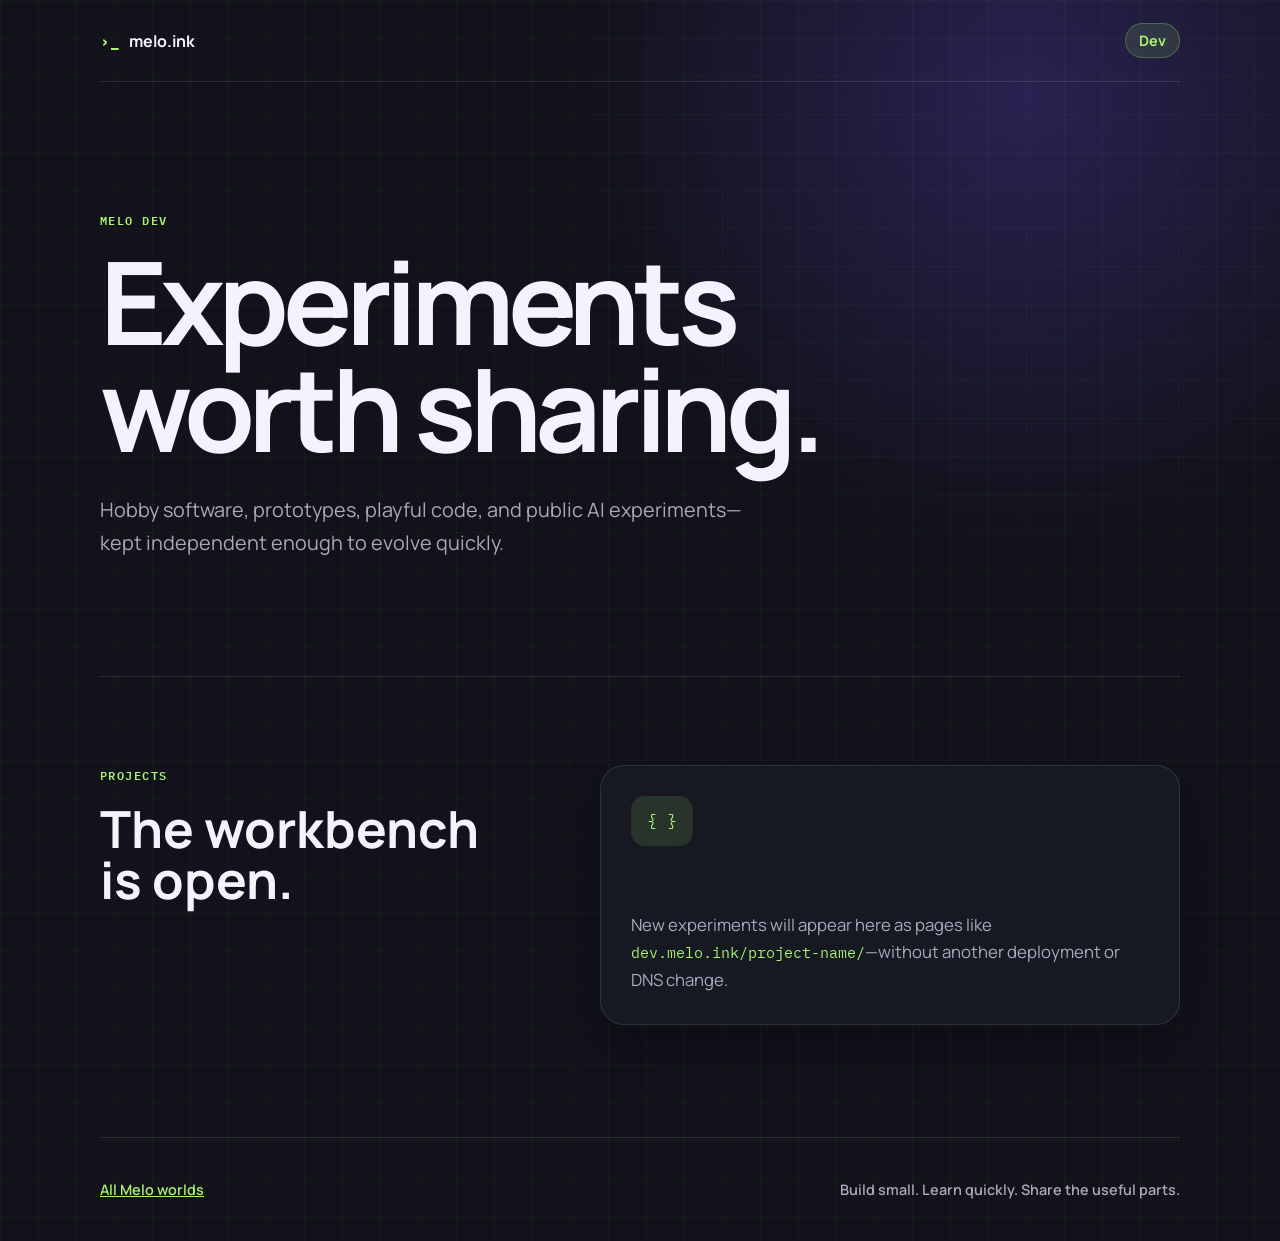
<file: sites/dev/index.html>
<!doctype html>
<html lang="en">
<head>
  <meta charset="utf-8">
  <meta name="viewport" content="width=device-width, initial-scale=1">
  <meta name="description" content="Hobby software, AI experiments, and prototypes from Melo.">
  <meta name="theme-color" content="#11121a">
  <title>Melo Dev — Experiments worth sharing</title>
  <link rel="preconnect" href="https://fonts.googleapis.com">
  <link rel="preconnect" href="https://fonts.gstatic.com" crossorigin>
  <link href="https://fonts.googleapis.com/css2?family=IBM+Plex+Mono:wght@500;600&family=Manrope:wght@400;500;600;700;800&display=swap" rel="stylesheet">
  <link rel="stylesheet" href="styles.css">
</head>
<body>
  <header class="site-header">
    <a class="brand" href="https://melo.ink" aria-label="Melo home"><span class="prompt" aria-hidden="true">›_</span> melo.ink</a>
    <span class="category-label">Dev</span>
  </header>

  <main>
    <section class="hero" aria-labelledby="hero-title">
      <p class="eyebrow">Melo Dev</p>
      <h1 id="hero-title">Experiments worth sharing.</h1>
      <p>Hobby software, prototypes, playful code, and public AI experiments—kept independent enough to evolve quickly.</p>
    </section>

    <section class="shelf" aria-labelledby="shelf-title">
      <div>
        <p class="eyebrow">Projects</p>
        <h2 id="shelf-title">The workbench is open.</h2>
      </div>
      <div class="empty-state">
        <span class="empty-icon" aria-hidden="true">{ }</span>
        <p>New experiments will appear here as pages like <code>dev.melo.ink/project-name/</code>—without another deployment or DNS change.</p>
      </div>
    </section>
  </main>

  <footer>
    <a href="https://melo.ink">All Melo worlds</a>
    <span>Build small. Learn quickly. Share the useful parts.</span>
  </footer>
</body>
</html>
</file>
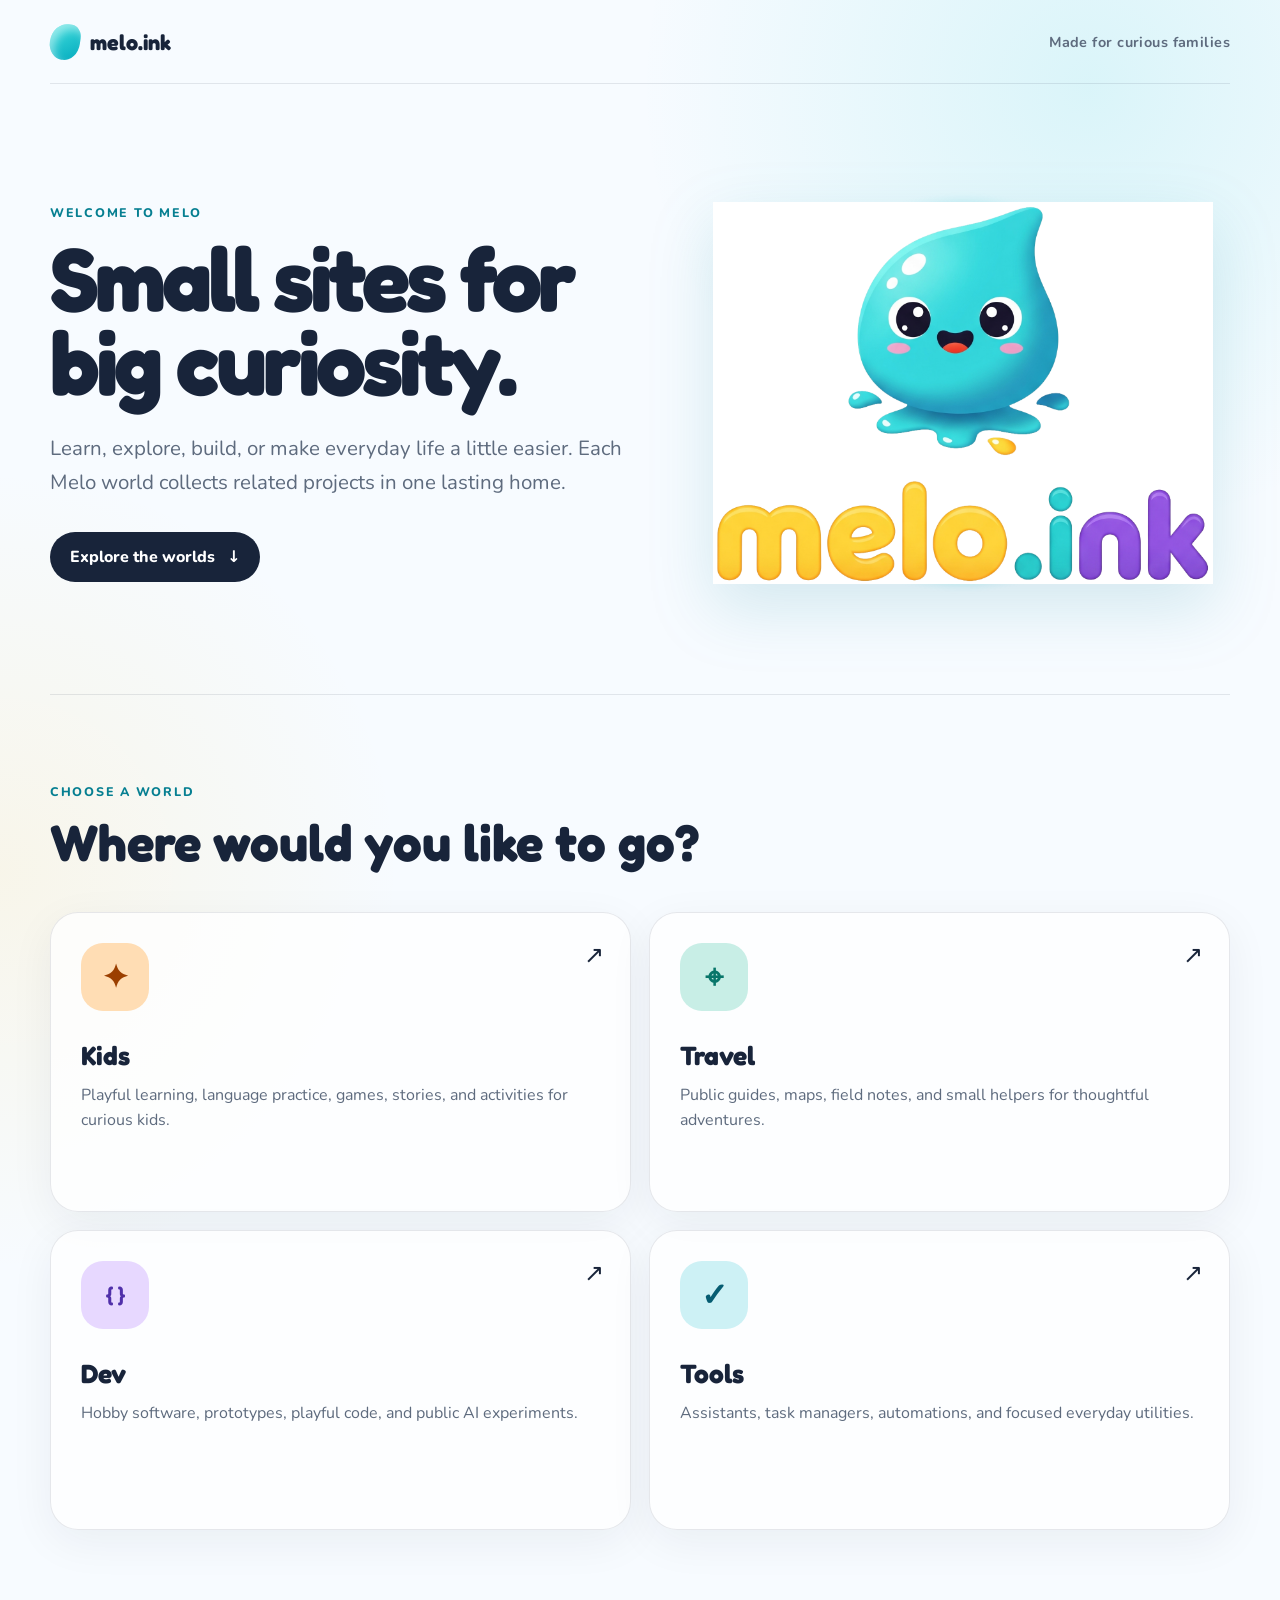
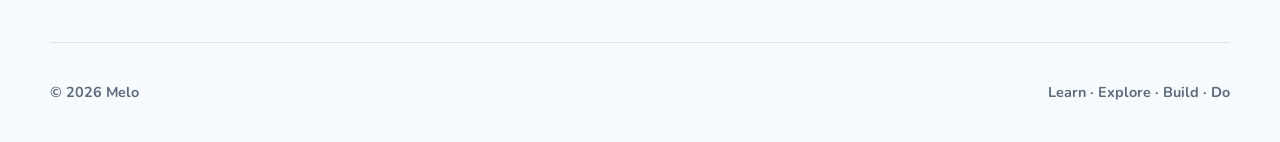
<file: sites/home/index.html>
<!doctype html>
<html lang="en">
<head>
  <meta charset="utf-8">
  <meta name="viewport" content="width=device-width, initial-scale=1">
  <meta name="description" content="Melo is a home for playful learning, travel ideas, useful tools, and small experiments.">
  <meta name="theme-color" content="#f7fbff">
  <title>Melo — Small worlds for curious people</title>
  <link rel="icon" type="image/png" sizes="32x32" href="assets/favicon-32x32.png">
  <link rel="icon" type="image/png" sizes="16x16" href="assets/favicon-16x16.png">
  <link rel="apple-touch-icon" href="assets/apple-touch-icon.png">
  <link rel="manifest" href="site.webmanifest">
  <link rel="preconnect" href="https://fonts.googleapis.com">
  <link rel="preconnect" href="https://fonts.gstatic.com" crossorigin>
  <link href="https://fonts.googleapis.com/css2?family=Fredoka:wght@500;600;700&family=Nunito:wght@400;600;700;800&display=swap" rel="stylesheet">
  <link rel="stylesheet" href="styles.css">
</head>
<body>
  <header class="site-header">
    <a class="brand" href="https://melo.ink" aria-label="Melo home">
      <span class="brand-mark" aria-hidden="true"></span>
      <span>melo.ink</span>
    </a>
    <span class="header-note">Made for curious families</span>
  </header>

  <main>
    <section class="hero" aria-labelledby="hero-title">
      <div class="hero-copy">
        <p class="eyebrow">Welcome to Melo</p>
        <h1 id="hero-title">Small sites for big curiosity.</h1>
        <p class="intro">Learn, explore, build, or make everyday life a little easier. Each Melo world collects related projects in one lasting home.</p>
        <a class="primary-link" href="#explore">Explore the worlds <span aria-hidden="true">↓</span></a>
      </div>
      <div class="hero-art" aria-hidden="true">
        <div class="glow"></div>
        <img src="assets/melo-logo.png" alt="">
      </div>
    </section>

    <section class="collection" id="explore" aria-labelledby="collection-title">
      <div class="section-heading">
        <p class="eyebrow">Choose a world</p>
        <h2 id="collection-title">Where would you like to go?</h2>
      </div>

      <div class="site-grid">
        <a class="site-card kids" href="https://kids.melo.ink">
          <span class="card-icon" aria-hidden="true">✦</span>
          <span class="card-copy">
            <strong>Kids</strong>
            <span>Playful learning, language practice, games, stories, and activities for curious kids.</span>
          </span>
          <span class="card-arrow" aria-hidden="true">↗</span>
        </a>

        <a class="site-card travel" href="https://travel.melo.ink">
          <span class="card-icon" aria-hidden="true">⌖</span>
          <span class="card-copy">
            <strong>Travel</strong>
            <span>Public guides, maps, field notes, and small helpers for thoughtful adventures.</span>
          </span>
          <span class="card-arrow" aria-hidden="true">↗</span>
        </a>

        <a class="site-card dev" href="https://dev.melo.ink">
          <span class="card-icon" aria-hidden="true">{ }</span>
          <span class="card-copy">
            <strong>Dev</strong>
            <span>Hobby software, prototypes, playful code, and public AI experiments.</span>
          </span>
          <span class="card-arrow" aria-hidden="true">↗</span>
        </a>

        <a class="site-card tools" href="https://tools.melo.ink">
          <span class="card-icon" aria-hidden="true">✓</span>
          <span class="card-copy">
            <strong>Tools</strong>
            <span>Assistants, task managers, automations, and focused everyday utilities.</span>
          </span>
          <span class="card-arrow" aria-hidden="true">↗</span>
        </a>
      </div>
    </section>
  </main>

  <footer>
    <span>© 2026 Melo</span>
    <span>Learn · Explore · Build · Do</span>
  </footer>
</body>
</html>
</file>
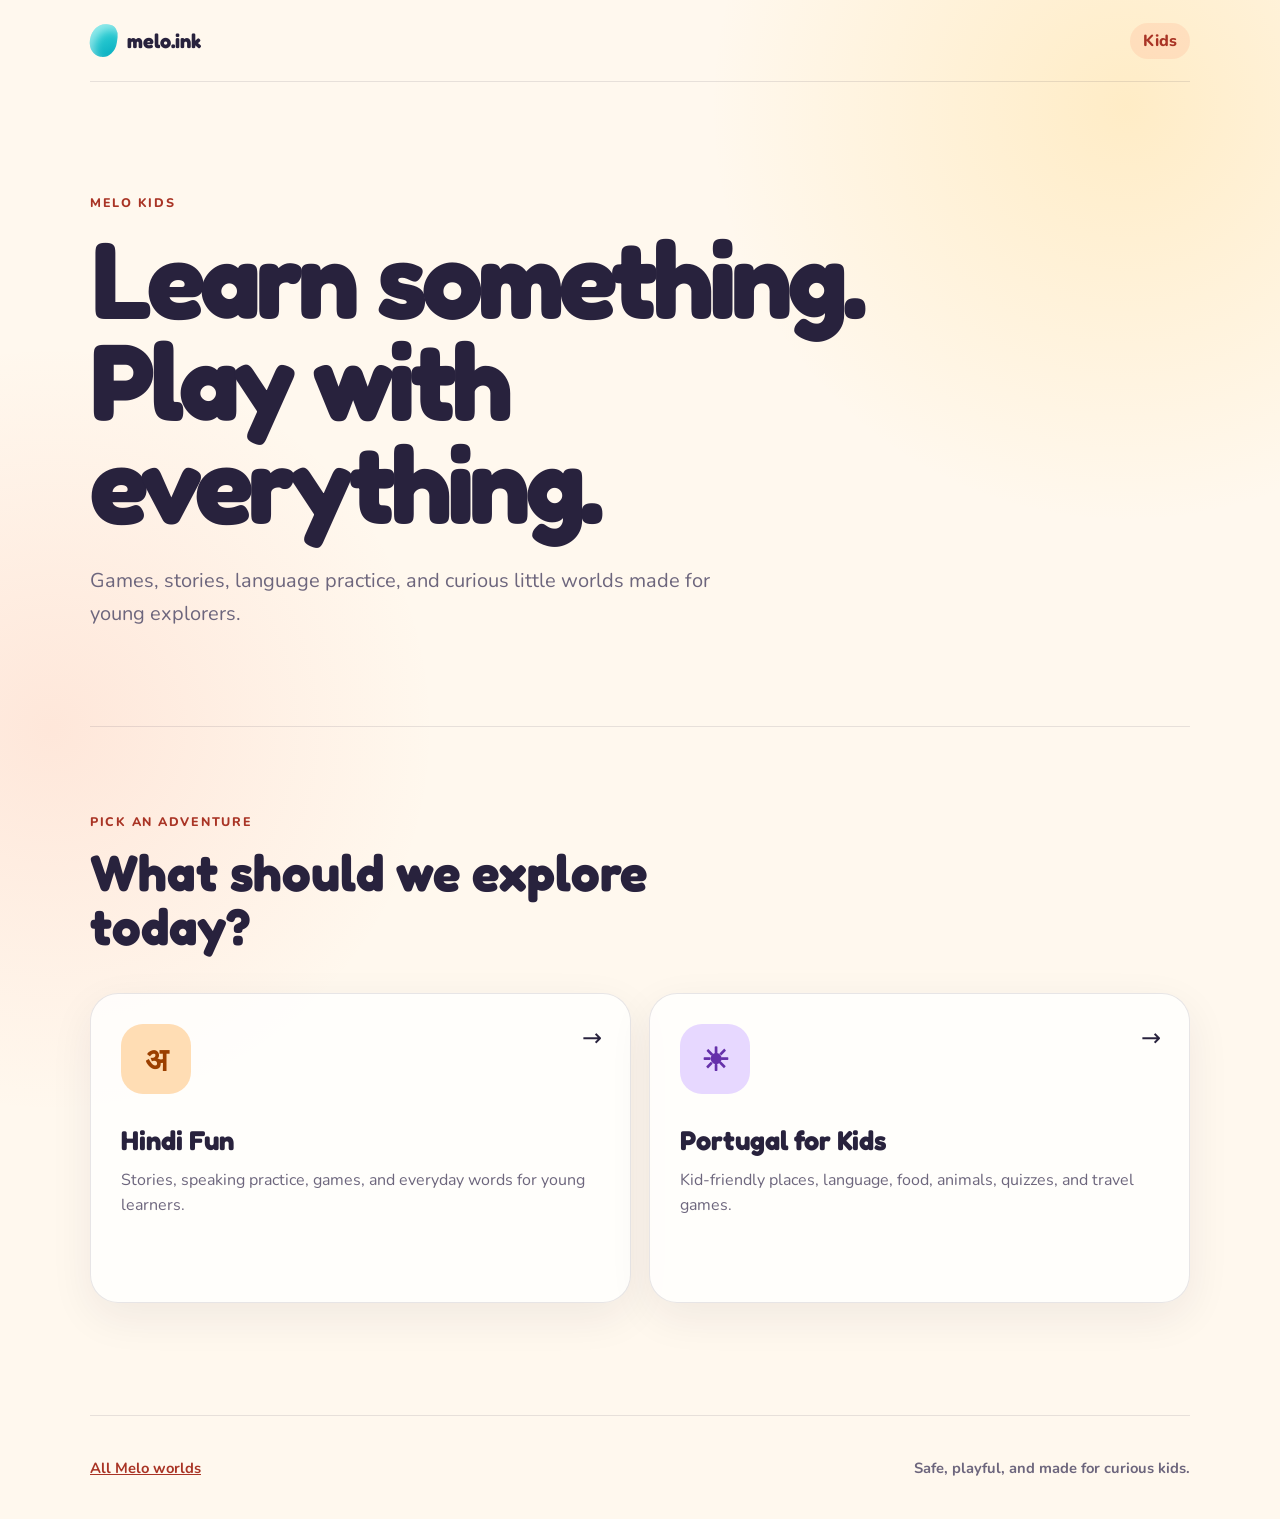
<file: sites/kids/index.html>
<!doctype html>
<html lang="en">
<head>
  <meta charset="utf-8">
  <meta name="viewport" content="width=device-width, initial-scale=1">
  <meta name="description" content="Playful learning, games, and activities for kids from Melo.">
  <meta name="theme-color" content="#fff8ee">
  <title>Melo Kids — Learn, play, and explore</title>
  <link rel="preconnect" href="https://fonts.googleapis.com">
  <link rel="preconnect" href="https://fonts.gstatic.com" crossorigin>
  <link href="https://fonts.googleapis.com/css2?family=Fredoka:wght@500;600;700&family=Nunito:wght@400;600;700;800&display=swap" rel="stylesheet">
  <link rel="stylesheet" href="styles.css">
</head>
<body>
  <header class="site-header">
    <a class="brand" href="https://melo.ink" aria-label="Melo home">
      <span class="brand-mark" aria-hidden="true"></span>
      <span>melo.ink</span>
    </a>
    <span class="category-label">Kids</span>
  </header>

  <main>
    <section class="hero" aria-labelledby="hero-title">
      <p class="eyebrow">Melo Kids</p>
      <h1 id="hero-title">Learn something.<br>Play with everything.</h1>
      <p>Games, stories, language practice, and curious little worlds made for young explorers.</p>
    </section>

    <section class="collection" aria-labelledby="collection-title">
      <div class="section-heading">
        <p class="eyebrow">Pick an adventure</p>
        <h2 id="collection-title">What should we explore today?</h2>
      </div>

      <div class="site-grid">
        <a class="site-card hindi" href="hindi/">
          <span class="card-icon" aria-hidden="true">अ</span>
          <span class="card-copy">
            <strong>Hindi Fun</strong>
            <span>Stories, speaking practice, games, and everyday words for young learners.</span>
          </span>
          <span class="card-arrow" aria-hidden="true">→</span>
        </a>

        <a class="site-card portugal" href="portugal/">
          <span class="card-icon" aria-hidden="true">☀</span>
          <span class="card-copy">
            <strong>Portugal for Kids</strong>
            <span>Kid-friendly places, language, food, animals, quizzes, and travel games.</span>
          </span>
          <span class="card-arrow" aria-hidden="true">→</span>
        </a>
      </div>
    </section>
  </main>

  <footer>
    <a href="https://melo.ink">All Melo worlds</a>
    <span>Safe, playful, and made for curious kids.</span>
  </footer>
</body>
</html>
</file>
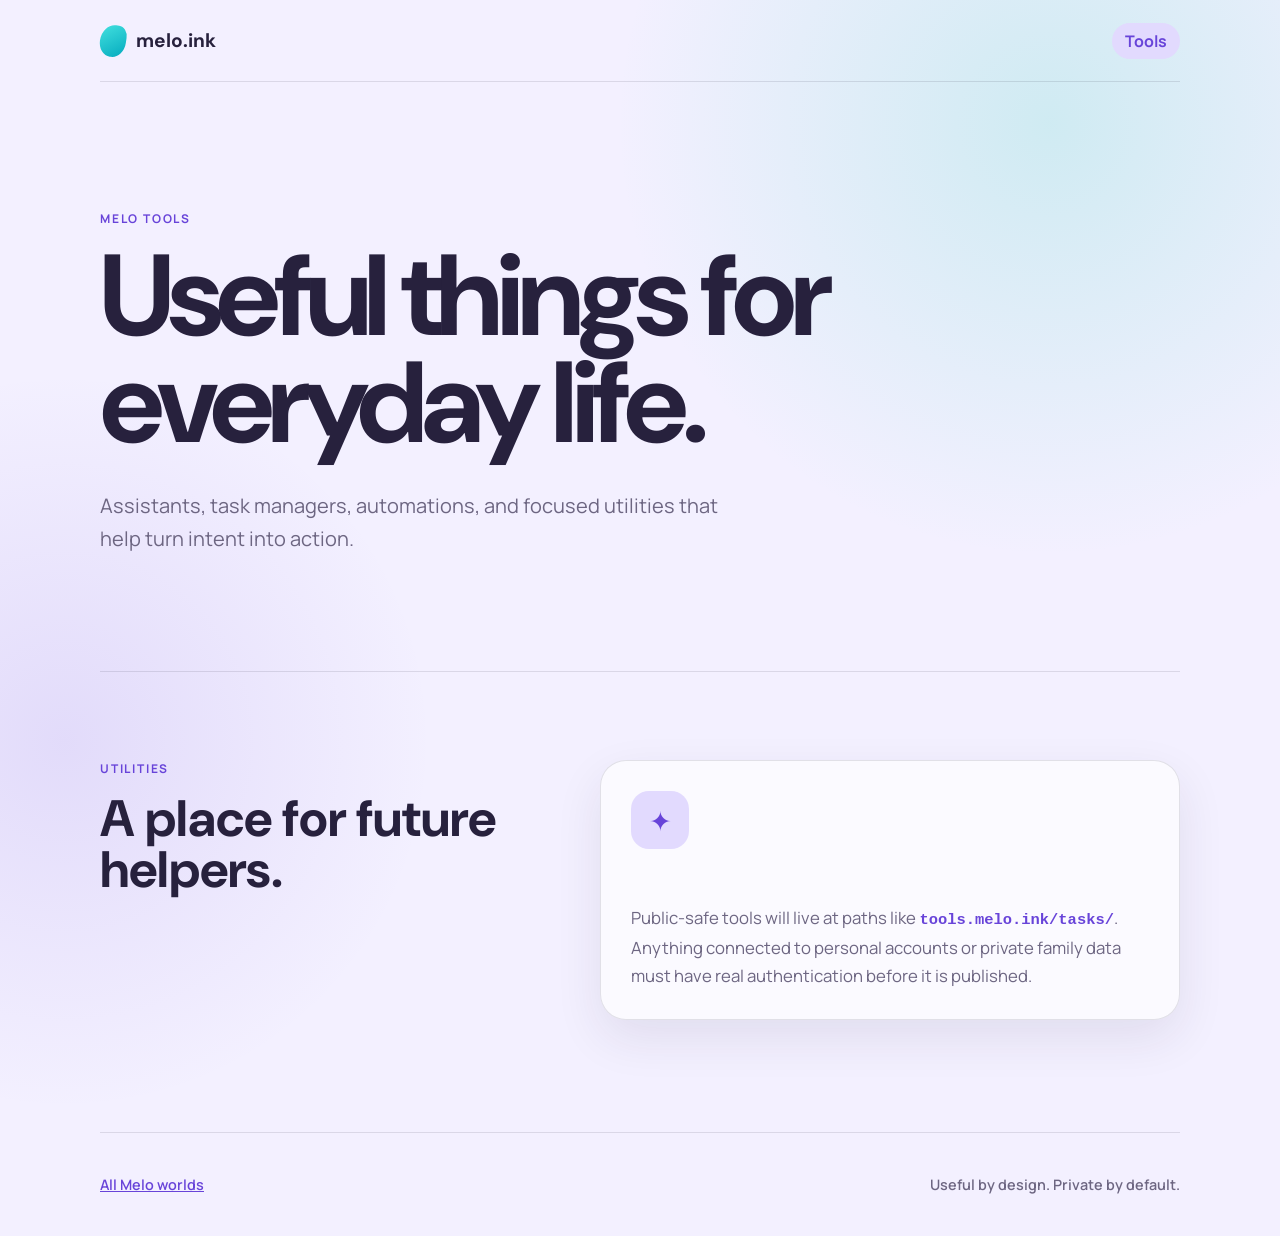
<file: sites/tools/index.html>
<!doctype html>
<html lang="en">
<head>
  <meta charset="utf-8">
  <meta name="viewport" content="width=device-width, initial-scale=1">
  <meta name="description" content="Useful assistants, automations, task tools, and everyday utilities from Melo.">
  <meta name="theme-color" content="#f3f0ff">
  <title>Melo Tools — Useful things for everyday life</title>
  <link rel="preconnect" href="https://fonts.googleapis.com">
  <link rel="preconnect" href="https://fonts.gstatic.com" crossorigin>
  <link href="https://fonts.googleapis.com/css2?family=DM+Sans:wght@500;600;700&family=Manrope:wght@400;500;600;700&display=swap" rel="stylesheet">
  <link rel="stylesheet" href="styles.css">
</head>
<body>
  <header class="site-header">
    <a class="brand" href="https://melo.ink" aria-label="Melo home"><span class="brand-mark" aria-hidden="true"></span>melo.ink</a>
    <span class="category-label">Tools</span>
  </header>

  <main>
    <section class="hero" aria-labelledby="hero-title">
      <p class="eyebrow">Melo Tools</p>
      <h1 id="hero-title">Useful things for everyday life.</h1>
      <p>Assistants, task managers, automations, and focused utilities that help turn intent into action.</p>
    </section>

    <section class="shelf" aria-labelledby="shelf-title">
      <div>
        <p class="eyebrow">Utilities</p>
        <h2 id="shelf-title">A place for future helpers.</h2>
      </div>
      <div class="empty-state">
        <span class="empty-icon" aria-hidden="true">✦</span>
        <p>Public-safe tools will live at paths like <code>tools.melo.ink/tasks/</code>. Anything connected to personal accounts or private family data must have real authentication before it is published.</p>
      </div>
    </section>
  </main>

  <footer>
    <a href="https://melo.ink">All Melo worlds</a>
    <span>Useful by design. Private by default.</span>
  </footer>
</body>
</html>
</file>
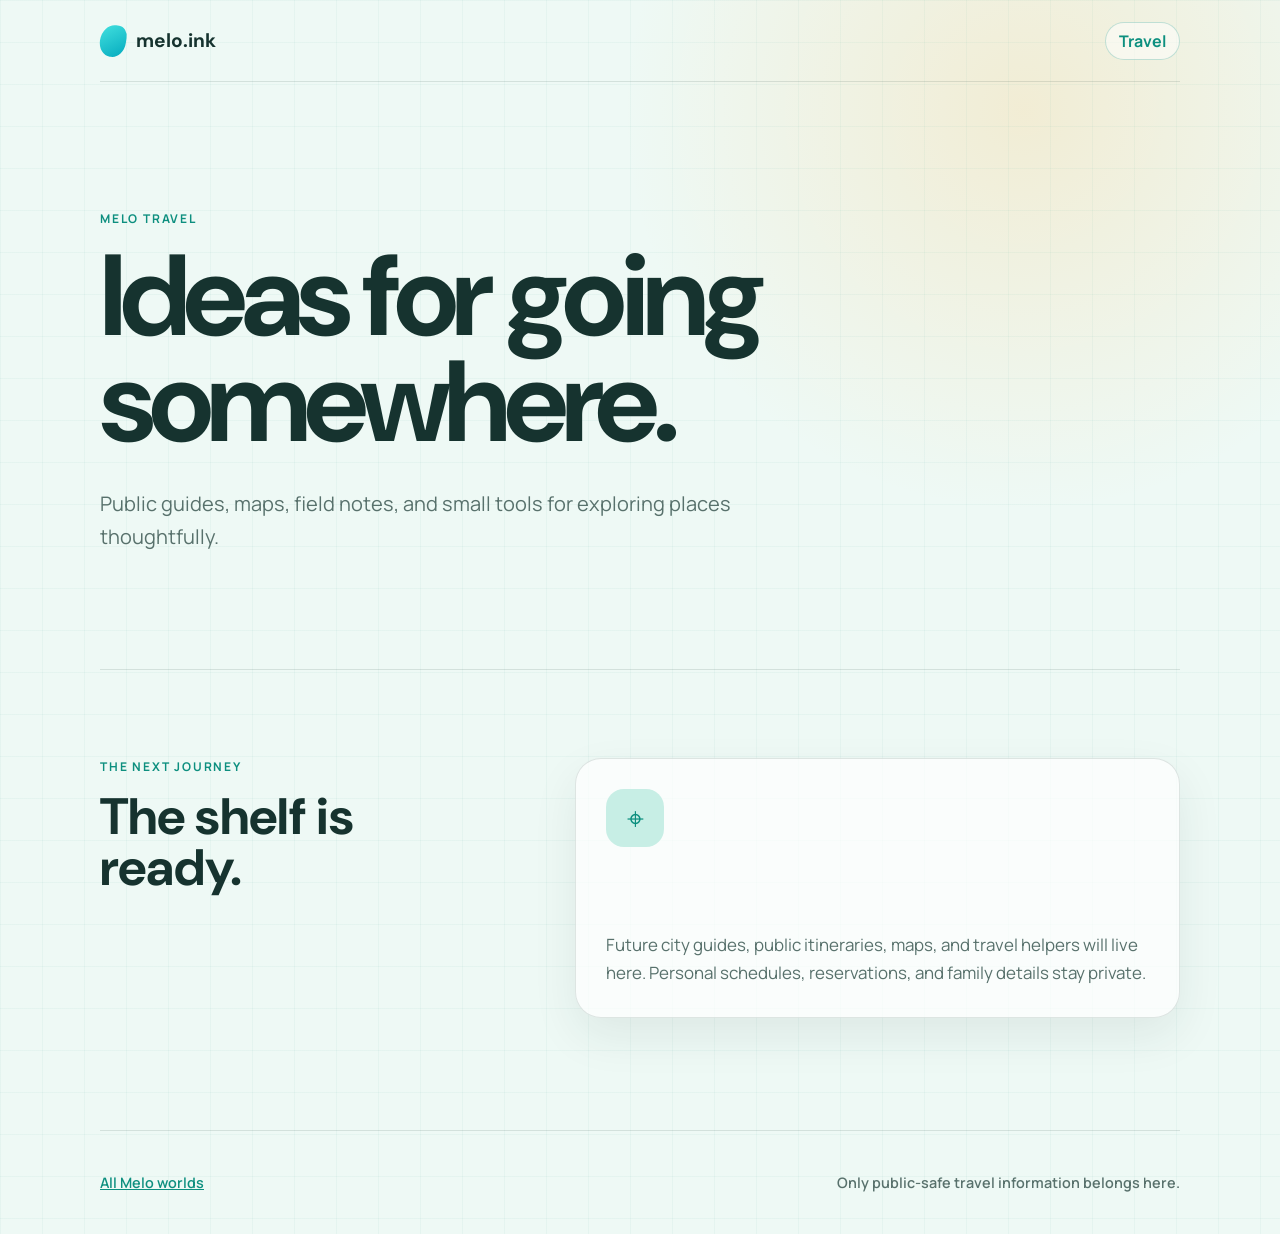
<file: sites/travel/index.html>
<!doctype html>
<html lang="en">
<head>
  <meta charset="utf-8">
  <meta name="viewport" content="width=device-width, initial-scale=1">
  <meta name="description" content="Public travel guides, maps, and trip ideas from Melo.">
  <meta name="theme-color" content="#eef9f5">
  <title>Melo Travel — Guides for going somewhere</title>
  <link rel="preconnect" href="https://fonts.googleapis.com">
  <link rel="preconnect" href="https://fonts.gstatic.com" crossorigin>
  <link href="https://fonts.googleapis.com/css2?family=DM+Sans:wght@500;600;700&family=Manrope:wght@400;500;600;700&display=swap" rel="stylesheet">
  <link rel="stylesheet" href="styles.css">
</head>
<body>
  <header class="site-header">
    <a class="brand" href="https://melo.ink" aria-label="Melo home"><span class="brand-mark" aria-hidden="true"></span>melo.ink</a>
    <span class="category-label">Travel</span>
  </header>

  <main>
    <section class="hero" aria-labelledby="hero-title">
      <p class="eyebrow">Melo Travel</p>
      <h1 id="hero-title">Ideas for going somewhere.</h1>
      <p>Public guides, maps, field notes, and small tools for exploring places thoughtfully.</p>
    </section>

    <section class="shelf" aria-labelledby="shelf-title">
      <div>
        <p class="eyebrow">The next journey</p>
        <h2 id="shelf-title">The shelf is ready.</h2>
      </div>
      <div class="empty-state">
        <span class="empty-icon" aria-hidden="true">⌖</span>
        <p>Future city guides, public itineraries, maps, and travel helpers will live here. Personal schedules, reservations, and family details stay private.</p>
      </div>
    </section>
  </main>

  <footer>
    <a href="https://melo.ink">All Melo worlds</a>
    <span>Only public-safe travel information belongs here.</span>
  </footer>
</body>
</html>
</file>
<file: sites/dev/styles.css>
:root {
  color-scheme: dark;
  --ink: #f4f2ff;
  --muted: #aaa8bd;
  --paper: #11121a;
  --panel: #181a25;
  --accent: #a7f36d;
  --accent-soft: rgba(167, 243, 109, 0.12);
  --line: rgba(244, 242, 255, 0.11);
}

* { box-sizing: border-box; }

body {
  margin: 0;
  min-height: 100vh;
  color: var(--ink);
  background:
    linear-gradient(rgba(167, 243, 109, 0.035) 1px, transparent 1px),
    linear-gradient(90deg, rgba(167, 243, 109, 0.035) 1px, transparent 1px),
    radial-gradient(circle at 80% 8%, rgba(115, 85, 255, 0.24), transparent 28rem),
    var(--paper);
  background-size: 38px 38px, 38px 38px, auto, auto;
  font-family: "Manrope", system-ui, sans-serif;
}

a { color: inherit; }

.site-header,
main,
footer {
  width: min(1080px, calc(100% - 40px));
  margin-inline: auto;
}

.site-header {
  min-height: 82px;
  display: flex;
  align-items: center;
  justify-content: space-between;
  border-bottom: 1px solid var(--line);
}

.brand {
  display: inline-flex;
  align-items: center;
  gap: 9px;
  text-decoration: none;
  font-weight: 700;
}

.prompt,
.eyebrow,
code { font-family: "IBM Plex Mono", monospace; }

.prompt { color: var(--accent); }

.category-label {
  padding: 7px 13px;
  border: 1px solid rgba(167, 243, 109, 0.25);
  border-radius: 999px;
  color: var(--accent);
  background: var(--accent-soft);
  font-size: 0.9rem;
  font-weight: 700;
}

.hero { padding: 128px 0 116px; }

.eyebrow {
  margin: 0 0 18px;
  color: var(--accent);
  font-size: 0.76rem;
  font-weight: 600;
  letter-spacing: 0.12em;
  text-transform: uppercase;
}

h1,
h2 { font-family: "Manrope", sans-serif; }

h1 {
  max-width: 930px;
  margin: 0;
  font-size: clamp(3.5rem, 9vw, 7.4rem);
  line-height: 0.93;
  letter-spacing: -0.055em;
}

.hero > p:last-child {
  max-width: 680px;
  margin: 32px 0 0;
  color: var(--muted);
  font-size: clamp(1.04rem, 2vw, 1.24rem);
  line-height: 1.65;
}

.shelf {
  display: grid;
  grid-template-columns: 0.85fr 1.15fr;
  gap: 72px;
  padding: 88px 0 112px;
  border-top: 1px solid var(--line);
}

h2 {
  margin: 0;
  font-size: clamp(2.1rem, 4vw, 3.6rem);
  line-height: 1;
}

.empty-state {
  min-height: 260px;
  display: flex;
  flex-direction: column;
  justify-content: space-between;
  padding: 30px;
  border: 1px solid var(--line);
  border-radius: 24px;
  background: rgba(24, 26, 37, 0.82);
  box-shadow: 0 18px 48px rgba(0, 0, 0, 0.22);
}

.empty-state p {
  max-width: 610px;
  margin: 24px 0 0;
  color: var(--muted);
  font-size: 1.05rem;
  line-height: 1.65;
}

code { color: var(--accent); font-size: 0.92em; }

.empty-icon {
  width: max-content;
  padding: 14px 16px;
  border-radius: 14px;
  color: var(--accent);
  background: var(--accent-soft);
  font-family: "IBM Plex Mono", monospace;
  font-size: 1.05rem;
}

footer {
  min-height: 104px;
  display: flex;
  align-items: center;
  justify-content: space-between;
  gap: 24px;
  border-top: 1px solid var(--line);
  color: var(--muted);
  font-size: 0.9rem;
  font-weight: 600;
}

footer a { color: var(--accent); }

@media (max-width: 760px) {
  .hero { padding: 82px 0 76px; }
  .shelf { grid-template-columns: 1fr; gap: 34px; padding: 70px 0 86px; }
}

@media (max-width: 520px) {
  .site-header,
  main,
  footer { width: min(100% - 28px, 1080px); }
  footer { align-items: flex-start; flex-direction: column; justify-content: center; gap: 7px; }
}
</file>
<file: sites/home/styles.css>
:root {
  color-scheme: light;
  --ink: #18243a;
  --muted: #5e6b7e;
  --paper: #f7fbff;
  --aqua: #17c9d2;
  --aqua-dark: #067f91;
  --yellow: #ffc83d;
  --purple: #8b5cf6;
  --line: rgba(24, 36, 58, 0.1);
}

* { box-sizing: border-box; }

html { scroll-behavior: smooth; }

body {
  margin: 0;
  min-height: 100vh;
  color: var(--ink);
  background:
    radial-gradient(circle at 85% 5%, rgba(23, 201, 210, 0.13), transparent 28rem),
    radial-gradient(circle at 0 50%, rgba(255, 200, 61, 0.11), transparent 25rem),
    var(--paper);
  font-family: "Nunito", system-ui, sans-serif;
}

a { color: inherit; }

.site-header,
main,
footer {
  width: min(1180px, calc(100% - 40px));
  margin-inline: auto;
}

.site-header {
  min-height: 84px;
  display: flex;
  align-items: center;
  justify-content: space-between;
  border-bottom: 1px solid var(--line);
}

.brand {
  display: inline-flex;
  align-items: center;
  gap: 10px;
  text-decoration: none;
  font-family: "Fredoka", sans-serif;
  font-size: 1.35rem;
  font-weight: 700;
}

.brand-mark {
  width: 30px;
  height: 36px;
  display: inline-block;
  border-radius: 70% 45% 65% 60%;
  background: linear-gradient(145deg, #43e1df, #04aabe);
  transform: rotate(8deg);
  box-shadow: inset 5px 5px 9px rgba(255, 255, 255, 0.45);
}

.header-note {
  color: var(--muted);
  font-size: 0.9rem;
  font-weight: 700;
  letter-spacing: 0.03em;
}

.hero {
  min-height: 610px;
  display: grid;
  grid-template-columns: 1.05fr 0.95fr;
  align-items: center;
  gap: 56px;
  padding: 80px 0 72px;
}

.eyebrow {
  margin: 0 0 16px;
  color: var(--aqua-dark);
  font-weight: 800;
  text-transform: uppercase;
  letter-spacing: 0.14em;
  font-size: 0.78rem;
}

h1, h2, strong {
  font-family: "Fredoka", sans-serif;
}

h1 {
  max-width: 680px;
  margin: 0;
  font-size: clamp(3.4rem, 7vw, 6.7rem);
  line-height: 0.93;
  letter-spacing: -0.045em;
}

.intro {
  max-width: 620px;
  margin: 28px 0 32px;
  color: var(--muted);
  font-size: clamp(1.05rem, 2vw, 1.28rem);
  line-height: 1.65;
}

.primary-link {
  display: inline-flex;
  align-items: center;
  gap: 12px;
  padding: 14px 20px;
  border-radius: 999px;
  color: white;
  background: var(--ink);
  text-decoration: none;
  font-weight: 800;
  transition: transform 160ms ease, box-shadow 160ms ease;
}

.primary-link:hover,
.primary-link:focus-visible {
  transform: translateY(-2px);
  box-shadow: 0 12px 30px rgba(24, 36, 58, 0.2);
}

.hero-art {
  min-height: 440px;
  position: relative;
  display: grid;
  place-items: center;
}

.hero-art img {
  position: relative;
  width: min(100%, 500px);
  height: auto;
  filter: drop-shadow(0 24px 32px rgba(6, 127, 145, 0.15));
  animation: float 5s ease-in-out infinite;
}

.glow {
  position: absolute;
  width: 72%;
  aspect-ratio: 1;
  border-radius: 50%;
  background: rgba(23, 201, 210, 0.16);
  filter: blur(4px);
}

@keyframes float {
  0%, 100% { transform: translateY(0) rotate(-1deg); }
  50% { transform: translateY(-12px) rotate(1deg); }
}

.collection {
  padding: 88px 0 112px;
  border-top: 1px solid var(--line);
}

.section-heading h2 {
  max-width: 700px;
  margin: 0 0 42px;
  font-size: clamp(2.3rem, 4vw, 4rem);
  line-height: 1.05;
}

.site-grid {
  display: grid;
  grid-template-columns: repeat(2, minmax(0, 1fr));
  gap: 18px;
}

.site-card {
  min-height: 300px;
  position: relative;
  display: flex;
  flex-direction: column;
  gap: 28px;
  padding: 30px;
  overflow: hidden;
  border: 1px solid var(--line);
  border-radius: 28px;
  background: rgba(255, 255, 255, 0.75);
  text-decoration: none;
  box-shadow: 0 12px 45px rgba(24, 36, 58, 0.06);
  transition: transform 180ms ease, box-shadow 180ms ease;
}

.site-card:hover,
.site-card:focus-visible {
  transform: translateY(-6px);
  box-shadow: 0 22px 55px rgba(24, 36, 58, 0.13);
}

.card-icon {
  width: 68px;
  height: 68px;
  display: grid;
  place-items: center;
  border-radius: 22px;
  font-family: "Fredoka", sans-serif;
  font-size: 2rem;
  font-weight: 700;
}

.kids .card-icon { color: #9b3f00; background: #ffddb4; }
.travel .card-icon { color: #08766a; background: #c8eee6; }
.dev .card-icon { color: #5030aa; background: #e7d8ff; font-size: 1.25rem; }
.tools .card-icon { color: #065d72; background: #cdf1f5; }

.card-copy {
  display: grid;
  gap: 12px;
}

.card-copy strong { font-size: 1.65rem; }
.card-copy span { color: var(--muted); line-height: 1.55; }

.card-arrow {
  position: absolute;
  right: 26px;
  top: 26px;
  font-size: 1.5rem;
}

footer {
  min-height: 100px;
  display: flex;
  align-items: center;
  justify-content: space-between;
  border-top: 1px solid var(--line);
  color: var(--muted);
  font-size: 0.9rem;
  font-weight: 700;
}

@media (max-width: 860px) {
  .hero {
    min-height: auto;
    grid-template-columns: 1fr;
    gap: 18px;
    padding-top: 64px;
  }

  .hero-art { min-height: 320px; }
  .hero-art img { width: min(82%, 420px); }
  .site-grid { grid-template-columns: 1fr; }
  .site-card { min-height: 230px; }
}

@media (max-width: 560px) {
  .site-header,
  main,
  footer { width: min(100% - 28px, 1180px); }
  .header-note { display: none; }
  h1 { font-size: clamp(3.2rem, 18vw, 4.8rem); }
  .hero { padding-top: 48px; }
  .collection { padding: 64px 0 80px; }
  footer { align-items: flex-start; flex-direction: column; justify-content: center; gap: 6px; }
}

@media (prefers-reduced-motion: reduce) {
  html { scroll-behavior: auto; }
  .hero-art img { animation: none; }
  * { transition-duration: 0.01ms !important; }
}
</file>
<file: sites/kids/styles.css>
:root {
  color-scheme: light;
  --ink: #28223d;
  --muted: #6d667d;
  --paper: #fff8ee;
  --accent: #f97351;
  --accent-dark: #a93425;
  --line: rgba(40, 34, 61, 0.11);
}

* { box-sizing: border-box; }

body {
  margin: 0;
  min-height: 100vh;
  color: var(--ink);
  background:
    radial-gradient(circle at 88% 7%, rgba(255, 197, 66, 0.23), transparent 26rem),
    radial-gradient(circle at 4% 48%, rgba(249, 115, 81, 0.13), transparent 24rem),
    var(--paper);
  font-family: "Nunito", system-ui, sans-serif;
}

a { color: inherit; }

.site-header,
main,
footer {
  width: min(1100px, calc(100% - 40px));
  margin-inline: auto;
}

.site-header {
  min-height: 82px;
  display: flex;
  align-items: center;
  justify-content: space-between;
  border-bottom: 1px solid var(--line);
}

.brand {
  display: inline-flex;
  align-items: center;
  gap: 10px;
  text-decoration: none;
  font-family: "Fredoka", sans-serif;
  font-size: 1.25rem;
  font-weight: 700;
}

.brand-mark {
  width: 27px;
  height: 33px;
  border-radius: 70% 45% 65% 60%;
  background: linear-gradient(145deg, #43e1df, #04aabe);
  transform: rotate(8deg);
  box-shadow: inset 5px 5px 9px rgba(255, 255, 255, 0.45);
}

.category-label {
  padding: 7px 13px;
  border-radius: 999px;
  color: var(--accent-dark);
  background: rgba(249, 115, 81, 0.13);
  font-weight: 800;
}

.hero { padding: 112px 0 96px; }

.eyebrow {
  margin: 0 0 16px;
  color: var(--accent-dark);
  font-size: 0.78rem;
  font-weight: 800;
  letter-spacing: 0.14em;
  text-transform: uppercase;
}

h1,
h2,
strong { font-family: "Fredoka", sans-serif; }

h1 {
  max-width: 930px;
  margin: 0;
  font-size: clamp(3.4rem, 8.5vw, 7.3rem);
  line-height: 0.94;
  letter-spacing: -0.045em;
}

.hero > p:last-child {
  max-width: 670px;
  margin: 30px 0 0;
  color: var(--muted);
  font-size: clamp(1.05rem, 2vw, 1.25rem);
  line-height: 1.65;
}

.collection {
  padding: 86px 0 112px;
  border-top: 1px solid var(--line);
}

.section-heading h2 {
  max-width: 720px;
  margin: 0 0 40px;
  font-size: clamp(2.25rem, 4vw, 4rem);
  line-height: 1.05;
}

.site-grid {
  display: grid;
  grid-template-columns: repeat(2, minmax(0, 1fr));
  gap: 18px;
}

.site-card {
  min-height: 310px;
  position: relative;
  display: flex;
  flex-direction: column;
  gap: 30px;
  padding: 30px;
  border: 1px solid var(--line);
  border-radius: 28px;
  background: rgba(255, 255, 255, 0.76);
  box-shadow: 0 14px 44px rgba(40, 34, 61, 0.07);
  text-decoration: none;
  transition: transform 180ms ease, box-shadow 180ms ease;
}

.site-card:hover,
.site-card:focus-visible {
  transform: translateY(-6px) rotate(-0.3deg);
  box-shadow: 0 24px 58px rgba(40, 34, 61, 0.14);
}

.card-icon {
  width: 70px;
  height: 70px;
  display: grid;
  place-items: center;
  border-radius: 22px;
  font-family: "Fredoka", sans-serif;
  font-size: 2rem;
  font-weight: 700;
}

.hindi .card-icon { color: #9b3f00; background: #ffddb4; }
.portugal .card-icon { color: #6530aa; background: #e7d8ff; }

.card-copy { display: grid; gap: 12px; }
.card-copy strong { font-size: 1.7rem; }
.card-copy span { color: var(--muted); line-height: 1.55; }

.card-arrow {
  position: absolute;
  right: 28px;
  top: 28px;
  font-size: 1.5rem;
}

footer {
  min-height: 104px;
  display: flex;
  align-items: center;
  justify-content: space-between;
  gap: 24px;
  border-top: 1px solid var(--line);
  color: var(--muted);
  font-size: 0.92rem;
  font-weight: 700;
}

footer a { color: var(--accent-dark); }

@media (max-width: 760px) {
  .hero { padding: 76px 0 72px; }
  .site-grid { grid-template-columns: 1fr; }
  .site-card { min-height: 240px; }
}

@media (max-width: 520px) {
  .site-header,
  main,
  footer { width: min(100% - 28px, 1100px); }
  h1 { font-size: clamp(3.15rem, 17vw, 5rem); }
  footer { align-items: flex-start; flex-direction: column; justify-content: center; gap: 7px; }
}

@media (prefers-reduced-motion: reduce) {
  * { transition-duration: 0.01ms !important; }
}
</file>
<file: sites/tools/styles.css>
:root {
  color-scheme: light;
  --ink: #27213d;
  --muted: #6d6682;
  --paper: #f3f0ff;
  --accent: #6844d9;
  --accent-soft: #e2dafe;
  --line: rgba(39, 33, 61, 0.12);
}

* { box-sizing: border-box; }

body {
  margin: 0;
  min-height: 100vh;
  color: var(--ink);
  background:
    radial-gradient(circle at 82% 10%, rgba(105, 220, 206, 0.26), transparent 27rem),
    radial-gradient(circle at 5% 60%, rgba(104, 68, 217, 0.12), transparent 23rem),
    var(--paper);
  font-family: "Manrope", system-ui, sans-serif;
}

a { color: inherit; }

.site-header,
main,
footer {
  width: min(1080px, calc(100% - 40px));
  margin-inline: auto;
}

.site-header {
  min-height: 82px;
  display: flex;
  align-items: center;
  justify-content: space-between;
  border-bottom: 1px solid var(--line);
}

.brand {
  display: inline-flex;
  align-items: center;
  gap: 10px;
  text-decoration: none;
  font: 700 1.2rem "DM Sans", sans-serif;
}

.brand-mark {
  width: 26px;
  height: 32px;
  border-radius: 70% 45% 65% 60%;
  background: linear-gradient(145deg, #43e1df, #04aabe);
  transform: rotate(8deg);
}

.category-label {
  padding: 7px 13px;
  border-radius: 999px;
  color: var(--accent);
  background: var(--accent-soft);
  font-weight: 700;
}

.hero { padding: 128px 0 116px; }

.eyebrow {
  margin: 0 0 16px;
  color: var(--accent);
  font-size: 0.75rem;
  font-weight: 700;
  letter-spacing: 0.15em;
  text-transform: uppercase;
}

h1,
h2 { font-family: "DM Sans", sans-serif; }

h1 {
  max-width: 940px;
  margin: 0;
  font-size: clamp(3.5rem, 9vw, 7.4rem);
  line-height: 0.93;
  letter-spacing: -0.055em;
}

.hero > p:last-child {
  max-width: 660px;
  margin: 32px 0 0;
  color: var(--muted);
  font-size: clamp(1.05rem, 2vw, 1.25rem);
  line-height: 1.65;
}

.shelf {
  display: grid;
  grid-template-columns: 0.85fr 1.15fr;
  gap: 72px;
  padding: 88px 0 112px;
  border-top: 1px solid var(--line);
}

h2 {
  margin: 0;
  font-size: clamp(2.1rem, 4vw, 3.6rem);
  line-height: 1;
}

.empty-state {
  min-height: 260px;
  display: flex;
  flex-direction: column;
  justify-content: space-between;
  padding: 30px;
  border: 1px solid var(--line);
  border-radius: 26px;
  background: rgba(255, 255, 255, 0.66);
  box-shadow: 0 18px 48px rgba(39, 33, 61, 0.09);
}

.empty-state p {
  max-width: 610px;
  margin: 24px 0 0;
  color: var(--muted);
  font-size: 1.05rem;
  line-height: 1.65;
}

code {
  color: var(--accent);
  font-size: 0.92em;
  font-weight: 700;
}

.empty-icon {
  width: 58px;
  height: 58px;
  display: grid;
  place-items: center;
  border-radius: 18px;
  color: var(--accent);
  background: var(--accent-soft);
  font-size: 1.7rem;
}

footer {
  min-height: 104px;
  display: flex;
  align-items: center;
  justify-content: space-between;
  gap: 24px;
  border-top: 1px solid var(--line);
  color: var(--muted);
  font-size: 0.9rem;
  font-weight: 600;
}

footer a { color: var(--accent); }

@media (max-width: 760px) {
  .hero { padding: 82px 0 76px; }
  .shelf { grid-template-columns: 1fr; gap: 34px; padding: 70px 0 86px; }
}

@media (max-width: 520px) {
  .site-header,
  main,
  footer { width: min(100% - 28px, 1080px); }
  footer { align-items: flex-start; flex-direction: column; justify-content: center; gap: 7px; }
}
</file>
<file: sites/travel/styles.css>
:root {
  color-scheme: light;
  --ink: #16332f;
  --muted: #58716c;
  --paper: #eef9f5;
  --accent: #0d8f7f;
  --accent-soft: #c7eee5;
  --line: rgba(22, 51, 47, 0.12);
}

* { box-sizing: border-box; }

body {
  margin: 0;
  min-height: 100vh;
  color: var(--ink);
  background:
    linear-gradient(rgba(13, 143, 127, 0.045) 1px, transparent 1px),
    linear-gradient(90deg, rgba(13, 143, 127, 0.045) 1px, transparent 1px),
    radial-gradient(circle at 80% 9%, rgba(255, 192, 96, 0.22), transparent 25rem),
    var(--paper);
  background-size: 42px 42px, 42px 42px, auto, auto;
  font-family: "Manrope", system-ui, sans-serif;
}

a { color: inherit; }

.site-header,
main,
footer {
  width: min(1080px, calc(100% - 40px));
  margin-inline: auto;
}

.site-header {
  min-height: 82px;
  display: flex;
  align-items: center;
  justify-content: space-between;
  border-bottom: 1px solid var(--line);
}

.brand {
  display: inline-flex;
  align-items: center;
  gap: 10px;
  text-decoration: none;
  font: 700 1.2rem "DM Sans", sans-serif;
}

.brand-mark {
  width: 26px;
  height: 32px;
  border-radius: 70% 45% 65% 60%;
  background: linear-gradient(145deg, #43e1df, #04aabe);
  transform: rotate(8deg);
}

.category-label {
  padding: 7px 13px;
  border: 1px solid rgba(13, 143, 127, 0.24);
  border-radius: 999px;
  color: var(--accent);
  background: rgba(255, 255, 255, 0.5);
  font-weight: 700;
}

.hero { padding: 128px 0 116px; }

.eyebrow {
  margin: 0 0 16px;
  color: var(--accent);
  font-size: 0.75rem;
  font-weight: 700;
  letter-spacing: 0.15em;
  text-transform: uppercase;
}

h1,
h2 { font-family: "DM Sans", sans-serif; }

h1 {
  max-width: 900px;
  margin: 0;
  font-size: clamp(3.5rem, 9vw, 7.6rem);
  line-height: 0.92;
  letter-spacing: -0.055em;
}

.hero > p:last-child {
  max-width: 650px;
  margin: 32px 0 0;
  color: var(--muted);
  font-size: clamp(1.05rem, 2vw, 1.25rem);
  line-height: 1.65;
}

.shelf {
  display: grid;
  grid-template-columns: 0.8fr 1.2fr;
  gap: 72px;
  padding: 88px 0 112px;
  border-top: 1px solid var(--line);
}

h2 {
  margin: 0;
  font-size: clamp(2.1rem, 4vw, 3.6rem);
  line-height: 1;
}

.empty-state {
  min-height: 260px;
  display: flex;
  flex-direction: column;
  justify-content: space-between;
  padding: 30px;
  border: 1px solid var(--line);
  border-radius: 26px;
  background: rgba(255, 255, 255, 0.68);
  box-shadow: 0 18px 46px rgba(22, 51, 47, 0.08);
}

.empty-state p {
  max-width: 610px;
  margin: 24px 0 0;
  color: var(--muted);
  font-size: 1.06rem;
  line-height: 1.65;
}

.empty-icon {
  width: 58px;
  height: 58px;
  display: grid;
  place-items: center;
  border-radius: 18px;
  color: var(--accent);
  background: var(--accent-soft);
  font-size: 1.9rem;
}

footer {
  min-height: 104px;
  display: flex;
  align-items: center;
  justify-content: space-between;
  gap: 24px;
  border-top: 1px solid var(--line);
  color: var(--muted);
  font-size: 0.9rem;
  font-weight: 600;
}

footer a { color: var(--accent); }

@media (max-width: 760px) {
  .hero { padding: 82px 0 76px; }
  .shelf { grid-template-columns: 1fr; gap: 34px; padding: 70px 0 86px; }
}

@media (max-width: 520px) {
  .site-header,
  main,
  footer { width: min(100% - 28px, 1080px); }
  footer { align-items: flex-start; flex-direction: column; justify-content: center; gap: 7px; }
}
</file>
